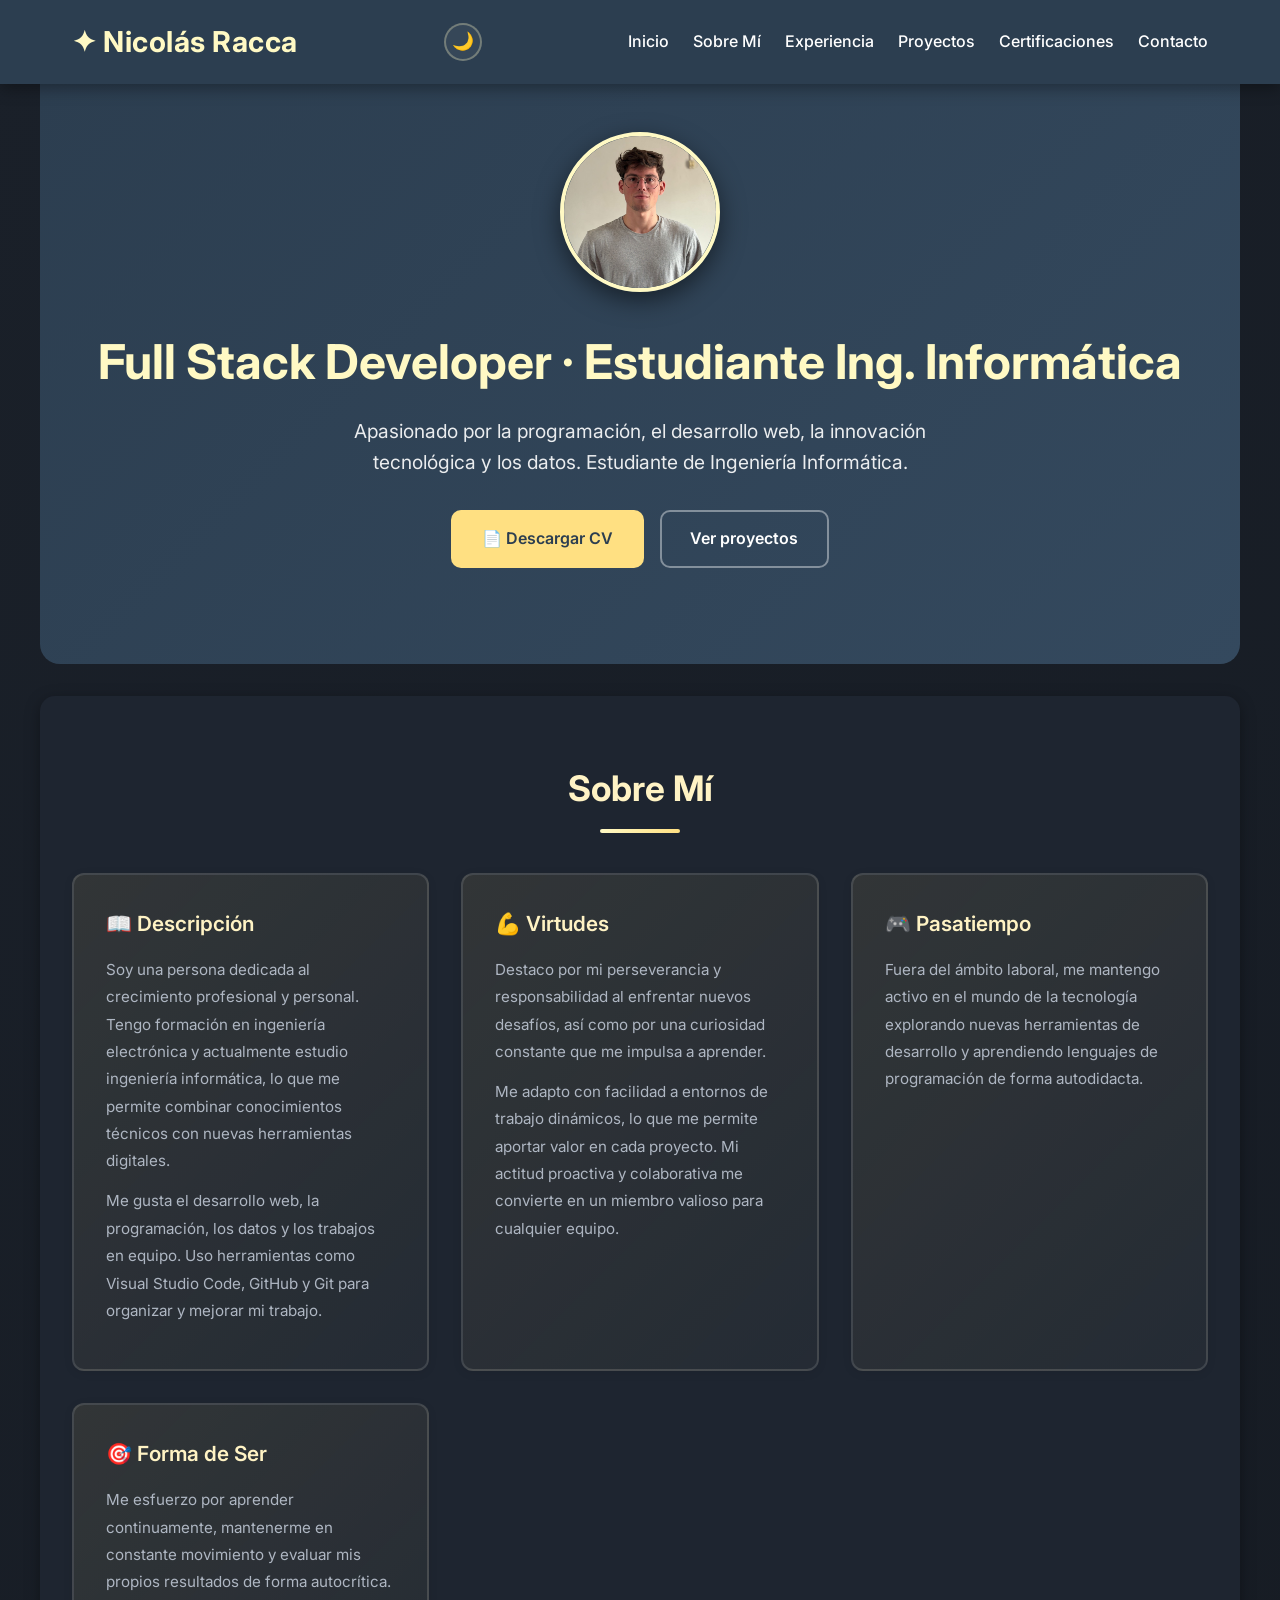
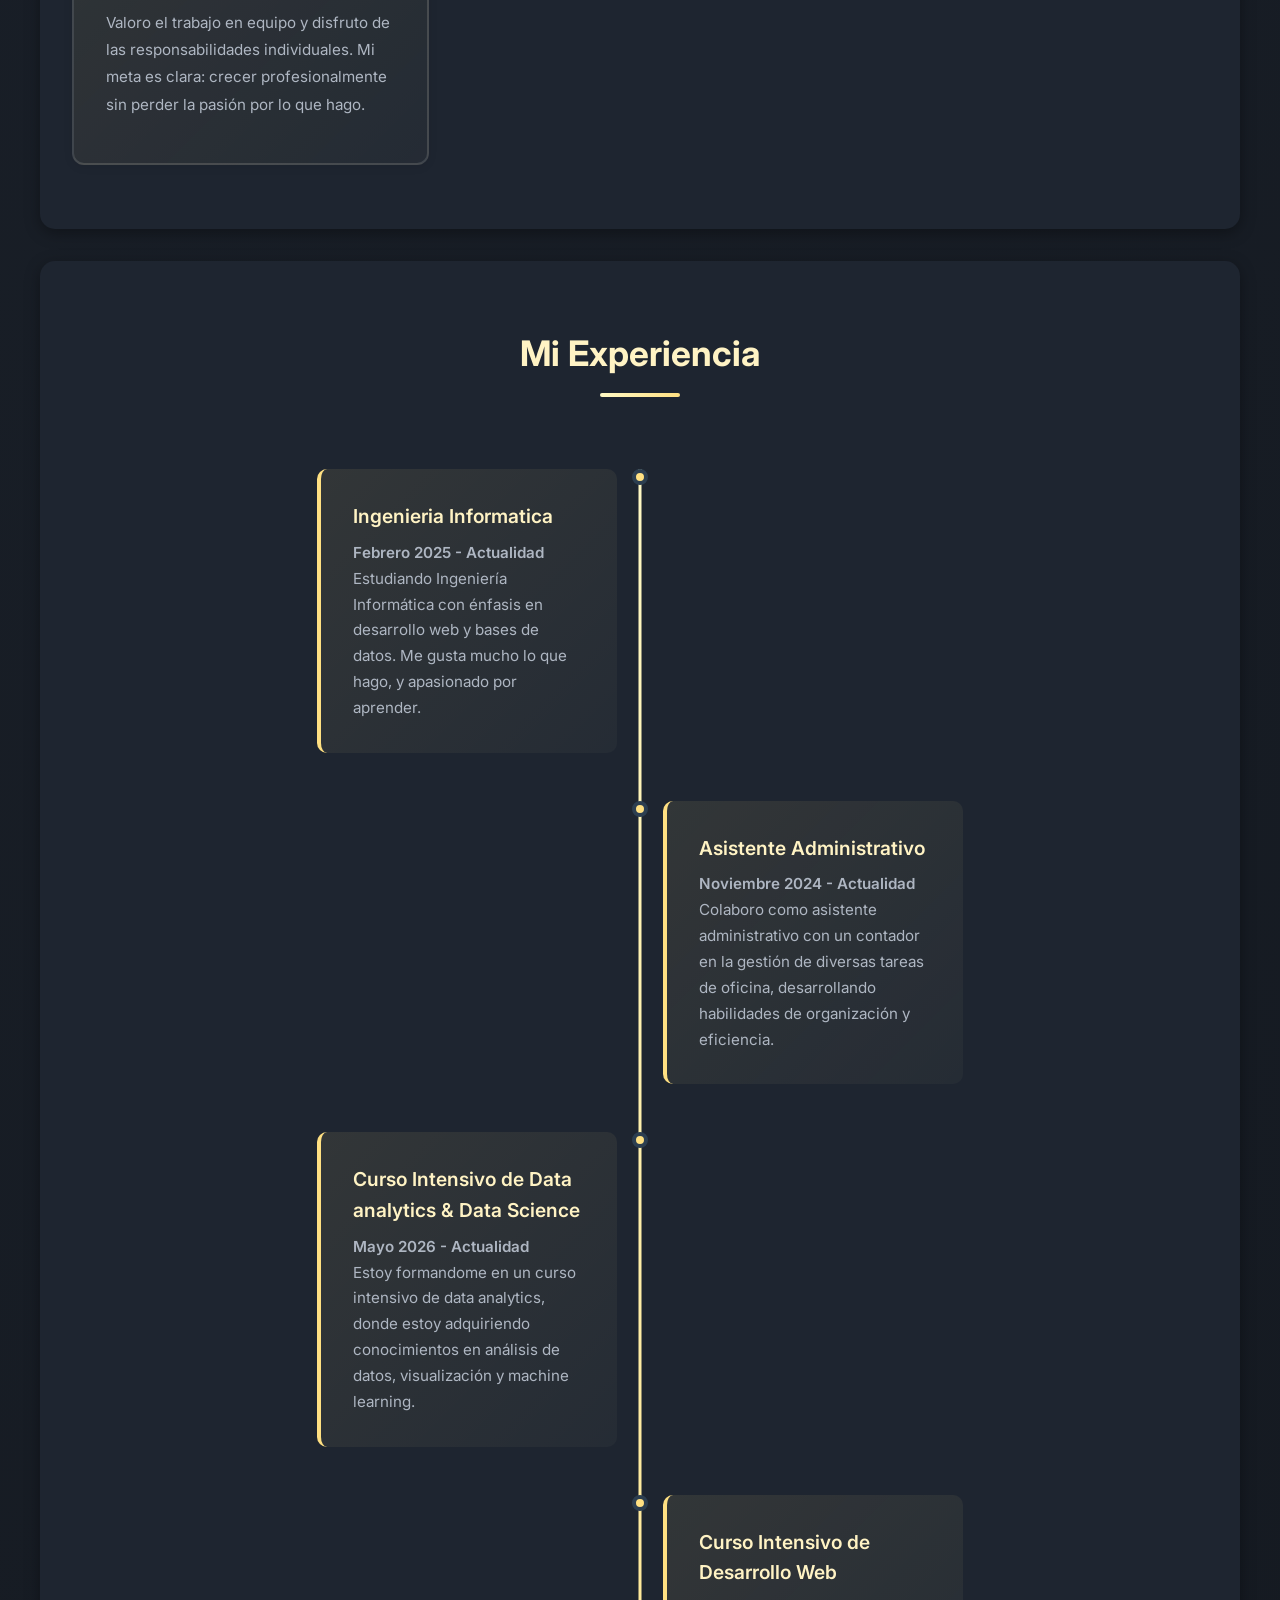
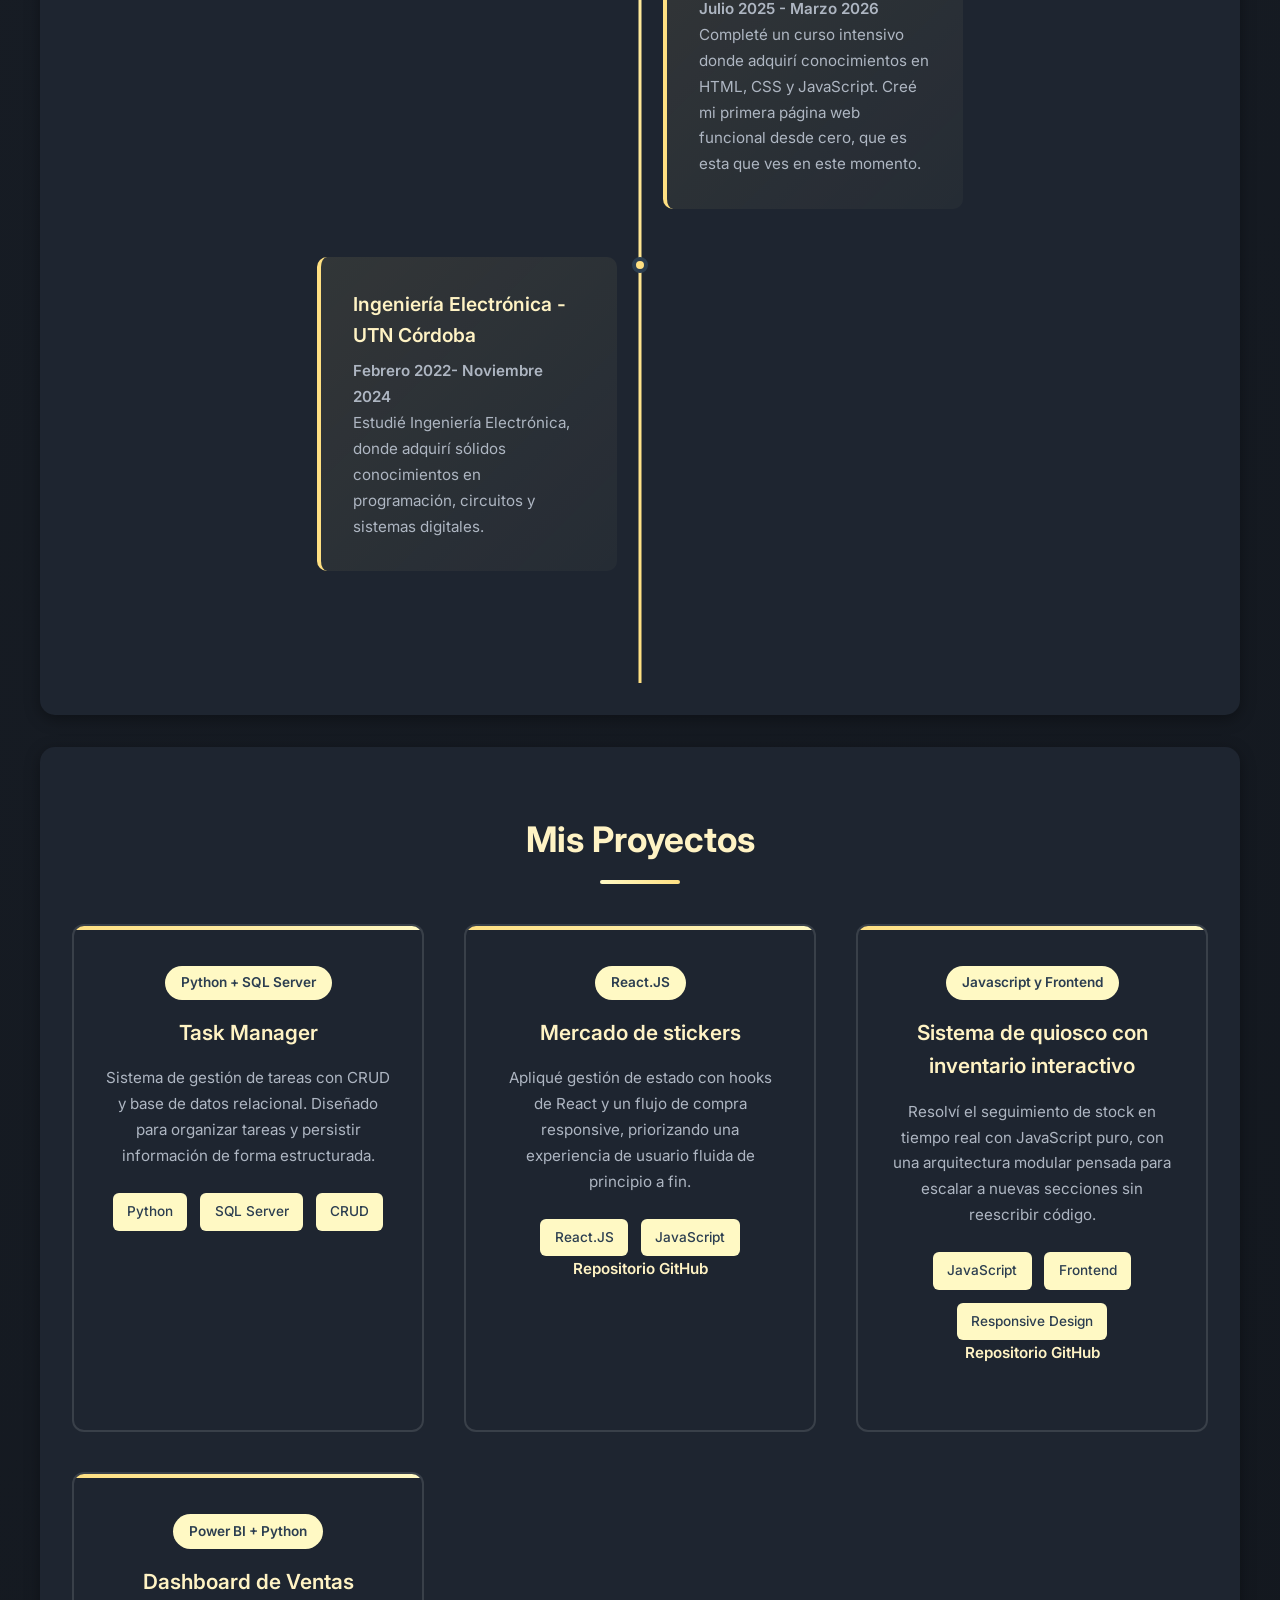
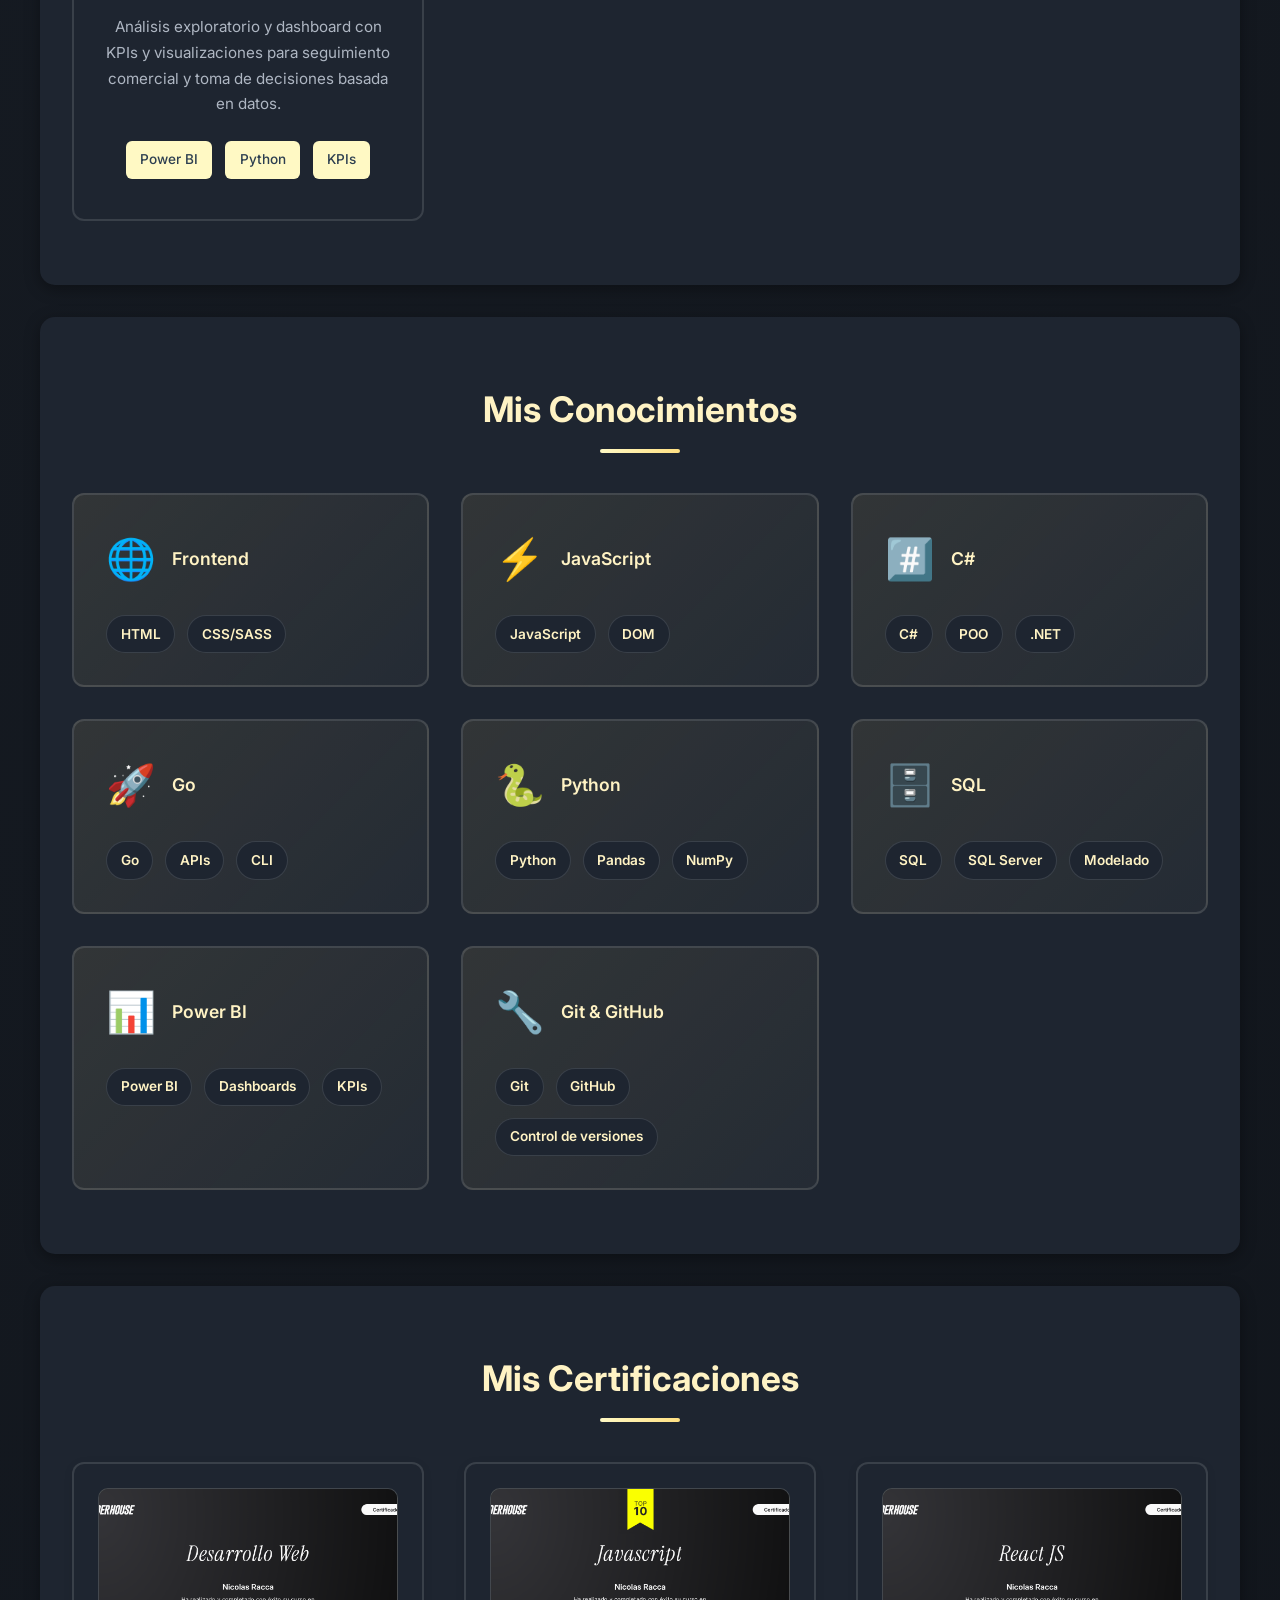
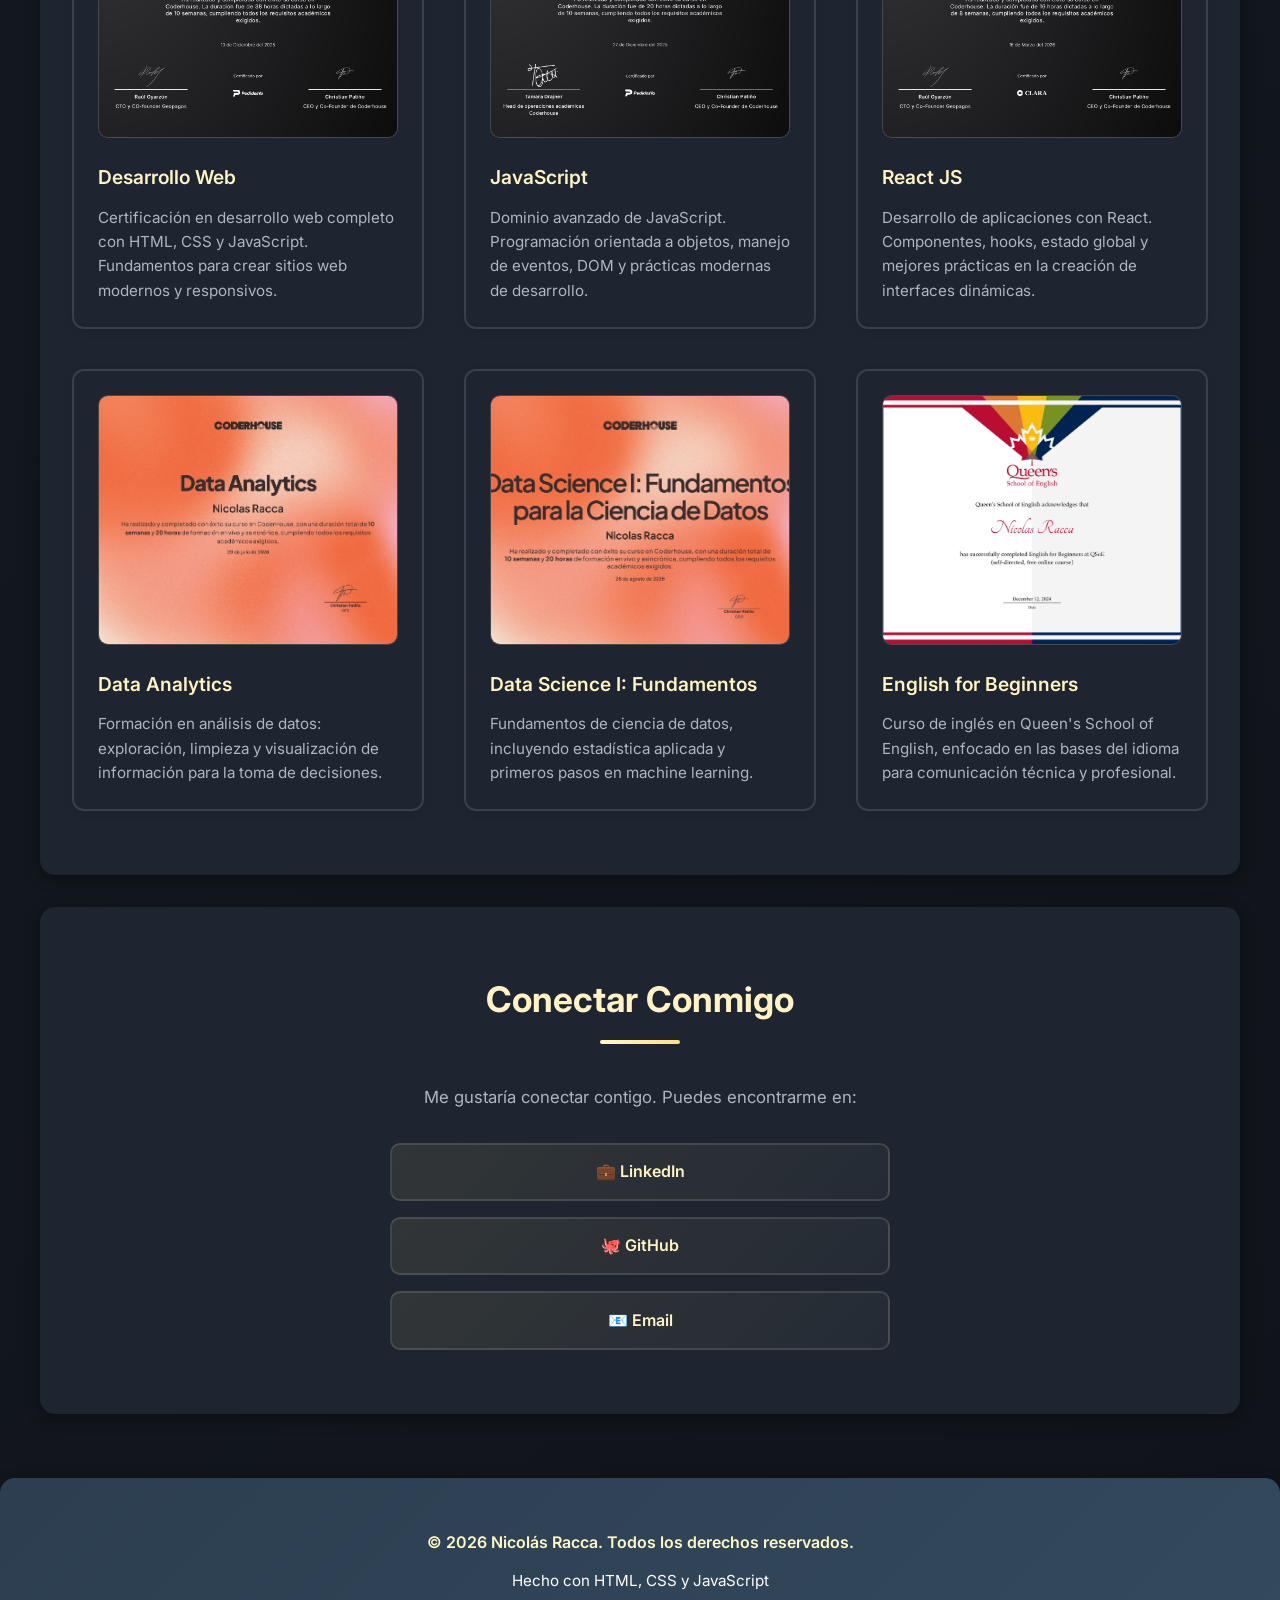
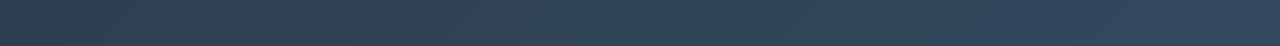
<file: index.html>
<!DOCTYPE html>
<html lang="es">

<head>
  <meta charset="utf-8">
  <meta name="viewport" content="width=device-width, initial-scale=1">
  <script>
    (function () {
      try {
        if (localStorage.getItem('theme') === 'light') {
          document.documentElement.setAttribute('data-theme', 'light');
        }
      } catch (e) { }
    })();
  </script>

  <title>Full Stack Developer · Estudiante Ing. Informática</title>
  <meta name="description"
    content="Soy Nicolás Racca: Full Stack Developer y estudiante de Ingeniería Informática. Proyectos en HTML, CSS, JavaScript, Python, SQL y más.">

  <meta property="og:title" content="Full Stack Developer · Estudiante Ing. Informática">
  <meta property="og:description"
    content="Full Stack Developer y estudiante de Ingeniería Informática. Proyectos en HTML, CSS, JavaScript, Python, SQL y más.">
  <meta property="og:type" content="website">
  <meta property="og:url" content="https://nikittoo.github.io/portafolio/">
  <meta property="og:image" content="https://nikittoo.github.io/portafolio/ph/og-image.jpg">
  <meta property="og:image:width" content="1200">
  <meta property="og:image:height" content="630">

  <meta name="twitter:card" content="summary_large_image">
  <meta name="twitter:title" content="Full Stack Developer · Estudiante Ing. Informática">
  <meta name="twitter:description"
    content="Full Stack Developer y estudiante de Ingeniería Informática. Proyectos en HTML, CSS, JavaScript, Python, SQL y más.">
  <meta name="twitter:image" content="https://nikittoo.github.io/portafolio/ph/og-image.jpg">

  <meta name="robots" content="index, follow">

  <link rel="icon" type="image/svg+xml" href="ph/favicon.svg">
  <link rel="icon" type="image/png" sizes="32x32" href="ph/favicon-32.png">
  <link rel="apple-touch-icon" sizes="180x180" href="ph/apple-touch-icon.png">

  <link rel="stylesheet" href="css/main.css">
  <link href="https://fonts.googleapis.com/css2?family=Inter:wght@300;400;500;600;700&display=swap" rel="stylesheet">
</head>

<body>
  <!-- HEADER/NAVEGACIÓN -->
  <header class="header">
    <nav class="navbar">
      <div class="navbar-brand">
        <h1>✦ Nicolás Racca</h1>
      </div>

      <div class="navbar-actions">
        <button class="theme-toggle" id="theme-toggle" aria-label="Cambiar a modo claro" type="button">🌙</button>

        <button class="hamburger" id="hamburger-menu">
          <span></span>
          <span></span>
          <span></span>
        </button>
      </div>

      <ul class="navbar-links" id="navbar-menu">
        <li><a href="#inicio">Inicio</a></li>
        <li><a href="#sobre-mi">Sobre Mí</a></li>
        <li><a href="#experiencia">Experiencia</a></li>
        <li><a href="#proyectos">Proyectos</a></li>
        <li><a href="#certificaciones">Certificaciones</a></li>
        <li><a href="#contacto">Contacto</a></li>
      </ul>
    </nav>
  </header>

  <main>
    <section id="inicio" class="hero">
      <div class="hero-content">
        <img src="ph/FotoPerfil1.jpg" alt="Foto de perfil de Nicolás Racca" class="hero-avatar">
        <h2>Full Stack Developer · Estudiante Ing. Informática</h2>
        <p>Apasionado por la programación, el desarrollo web, la innovación tecnológica y los datos. Estudiante de
          Ingeniería Informática.</p>

        <div class="hero-buttons">
          <a href="cv/CV_NicolasRacca.pdf" download class="btn btn-primary">📄 Descargar CV</a>
          <a href="#proyectos" class="btn btn-secondary">Ver proyectos</a>
        </div>
      </div>
    </section>

    <!-- SECCIÓN SOBRE MÍ -->
    <section id="sobre-mi" class="section">
      <h2 class="section-title">Sobre Mí</h2>

      <div class="cards-grid">
        <div class="card">
          <h3>📖 Descripción</h3>
          <p>Soy una persona dedicada al crecimiento profesional y personal. Tengo formación en ingeniería electrónica y
            actualmente estudio ingeniería informática, lo que me permite combinar conocimientos técnicos con nuevas
            herramientas digitales.</p>
          <p>Me gusta el desarrollo web, la programación, los datos y los trabajos en equipo. Uso herramientas como
            Visual Studio Code, GitHub y Git para organizar y mejorar mi trabajo.</p>
        </div>

        <div class="card">
          <h3>💪 Virtudes</h3>
          <p>Destaco por mi perseverancia y responsabilidad al enfrentar nuevos desafíos, así como por una curiosidad
            constante que me impulsa a aprender.</p>
          <p>Me adapto con facilidad a entornos de trabajo dinámicos, lo que me permite aportar valor en cada proyecto.
            Mi actitud proactiva y colaborativa me convierte en un miembro valioso para cualquier equipo.</p>
        </div>

        <div class="card">
          <h3>🎮 Pasatiempo</h3>
          <p>Fuera del ámbito laboral, me mantengo activo en el mundo de la tecnología explorando nuevas herramientas de
            desarrollo y aprendiendo lenguajes de programación de forma autodidacta.</p>
        </div>

        <div class="card">
          <h3>🎯 Forma de Ser</h3>
          <p>Me esfuerzo por aprender continuamente, mantenerme en constante movimiento y evaluar mis propios resultados
            de forma autocrítica.</p>
          <p>Valoro el trabajo en equipo y disfruto de las responsabilidades individuales. Mi meta es clara: crecer
            profesionalmente sin perder la pasión por lo que hago.</p>
        </div>
      </div>
    </section>

    <!-- SECCIÓN EXPERIENCIA -->
    <section id="experiencia" class="section">
      <h2 class="section-title">Mi Experiencia</h2>

      <div class="timeline">
        <div class="timeline-item">
          <div class="timeline-marker"></div>
          <div class="timeline-content">
            <h3>Ingenieria Informatica</h3>
            <p class="timeline-date">Febrero 2025 - Actualidad</p>
            <p>Estudiando Ingeniería Informática con énfasis en desarrollo web y bases de datos. Me gusta mucho lo que hago, y apasionado por aprender.</p>
          </div>
        </div>

        <div class="timeline-item">
          <div class="timeline-marker"></div>
          <div class="timeline-content">
            <h3>Asistente Administrativo</h3>
            <p class="timeline-date">Noviembre 2024 - Actualidad</p>
            <p>Colaboro como asistente administrativo con un contador en la gestión de diversas tareas de oficina,
              desarrollando habilidades de organización y eficiencia.</p>
          </div>
        </div>

        <div class="timeline-item">
          <div class="timeline-marker"></div>
          <div class="timeline-content">
            <h3>Curso Intensivo de Data analytics & Data Science</h3>
            <p class="timeline-date">Mayo 2026 - Actualidad</p>
            <p>Estoy formandome en un curso intensivo de data analytics, donde estoy adquiriendo conocimientos en
              análisis de datos, visualización y machine learning.</p>
          </div>
        </div>

        <div class="timeline-item">
          <div class="timeline-marker"></div>
          <div class="timeline-content">
            <h3>Curso Intensivo de Desarrollo Web</h3>
            <p class="timeline-date">Julio 2025 - Marzo 2026</p>
            <p>Completé un curso intensivo donde adquirí conocimientos en HTML, CSS y JavaScript. Creé mi primera página
              web funcional desde cero, que es esta que ves en este momento.</p>
          </div>
        </div>

        <div class="timeline-item">
          <div class="timeline-marker"></div>
          <div class="timeline-content">
            <h3>Ingeniería Electrónica - UTN Córdoba</h3>
            <p class="timeline-date">Febrero 2022- Noviembre 2024</p>
            <p>Estudié Ingeniería Electrónica, donde adquirí sólidos conocimientos en programación, circuitos y sistemas
              digitales.</p>
          </div>
        </div>
      </div>
    </section>

    <!-- SECCIÓN PROYECTOS -->
    <section id="proyectos" class="section">
      <h2 class="section-title">Mis Proyectos</h2>

      <div class="projects-grid">
        <div class="project-card">
          <div class="project-tag">Python + SQL Server</div>
          <h3>Task Manager</h3>
          <p>Sistema de gestión de tareas con CRUD y base de datos relacional. Diseñado para organizar tareas y
            persistir información de forma estructurada.</p>
          <div class="project-tech">
            <span class="tech-badge">Python</span>
            <span class="tech-badge">SQL Server</span>
            <span class="tech-badge">CRUD</span>
          </div>
        </div>

        <div class="project-card">
          <div class="project-tag">React.JS</div>
          <h3>Mercado de stickers</h3>
          <p>Apliqué gestión de estado con hooks de React y un flujo de compra responsive, priorizando una
            experiencia de usuario fluida de principio a fin.</p>
          <div class="project-tech">
            <span class="tech-badge">React.JS</span>
            <span class="tech-badge">JavaScript</span>
          </div>
          <p><a href="https://github.com/nikittoo/curso-react.git" target="_blank" rel="noopener noreferrer">Repositorio
              GitHub</a></p>
        </div>

        <div class="project-card">
          <div class="project-tag">Javascript y Frontend</div>
          <h3>Sistema de quiosco con inventario interactivo</h3>
          <p>Resolví el seguimiento de stock en tiempo real con JavaScript puro, con una arquitectura modular
            pensada para escalar a nuevas secciones sin reescribir código.</p>
          <div class="project-tech">
            <span class="tech-badge">JavaScript</span>
            <span class="tech-badge">Frontend</span>
            <span class="tech-badge">Responsive Design</span>
          </div>
          <p><a href="https://github.com/nikittoo/curso-javascript.git" target="_blank"
              rel="noopener noreferrer">Repositorio GitHub</a></p>
        </div>

        <div class="project-card">
          <div class="project-tag">Power BI + Python</div>
          <h3>Dashboard de Ventas</h3>
          <p>Análisis exploratorio y dashboard con KPIs y visualizaciones para seguimiento comercial y toma de
            decisiones basada en datos.</p>
          <div class="project-tech">
            <span class="tech-badge">Power BI</span>
            <span class="tech-badge">Python</span>
            <span class="tech-badge">KPIs</span>
          </div>
        </div>
      </div>
    </section>

    <!-- SECCIÓN CONOCIMIENTOS -->
    <section id="conocimientos" class="section">
      <h2 class="section-title">Mis Conocimientos</h2>

      <div class="skills-container">
        <div class="skill-item">
          <div class="skill-header">
            <span class="skill-icon">🌐</span>
            <h4>Frontend</h4>
          </div>
          <div class="skill-tags">
            <span class="skill-tag">HTML</span>
            <span class="skill-tag">CSS/SASS</span>
          </div>
        </div>

        <div class="skill-item">
          <div class="skill-header">
            <span class="skill-icon">⚡</span>
            <h4>JavaScript</h4>
          </div>
          <div class="skill-tags">
            <span class="skill-tag">JavaScript</span>
            <span class="skill-tag">DOM</span>
          </div>
        </div>

        <div class="skill-item">
          <div class="skill-header">
            <span class="skill-icon">#️⃣</span>
            <h4>C#</h4>
          </div>
          <div class="skill-tags">
            <span class="skill-tag">C#</span>
            <span class="skill-tag">POO</span>
            <span class="skill-tag">.NET</span>
          </div>
        </div>

        <div class="skill-item">
          <div class="skill-header">
            <span class="skill-icon">🚀</span>
            <h4>Go</h4>
          </div>
          <div class="skill-tags">
            <span class="skill-tag">Go</span>
            <span class="skill-tag">APIs</span>
            <span class="skill-tag">CLI</span>
          </div>
        </div>

        <div class="skill-item">
          <div class="skill-header">
            <span class="skill-icon">🐍</span>
            <h4>Python</h4>
          </div>
          <div class="skill-tags">
            <span class="skill-tag">Python</span>
            <span class="skill-tag">Pandas</span>
            <span class="skill-tag">NumPy</span>
          </div>
        </div>

        <div class="skill-item">
          <div class="skill-header">
            <span class="skill-icon">🗄️</span>
            <h4>SQL</h4>
          </div>
          <div class="skill-tags">
            <span class="skill-tag">SQL</span>
            <span class="skill-tag">SQL Server</span>
            <span class="skill-tag">Modelado</span>
          </div>
        </div>

        <div class="skill-item">
          <div class="skill-header">
            <span class="skill-icon">📊</span>
            <h4>Power BI</h4>
          </div>
          <div class="skill-tags">
            <span class="skill-tag">Power BI</span>
            <span class="skill-tag">Dashboards</span>
            <span class="skill-tag">KPIs</span>
          </div>
        </div>

        <div class="skill-item">
          <div class="skill-header">
            <span class="skill-icon">🔧</span>
            <h4>Git & GitHub</h4>
          </div>
          <div class="skill-tags">
            <span class="skill-tag">Git</span>
            <span class="skill-tag">GitHub</span>
            <span class="skill-tag">Control de versiones</span>
          </div>
        </div>
      </div>
    </section>

    <!-- SECCIÓN CERTIFICACIONES -->
    <section id="certificaciones" class="section">
      <h2 class="section-title">Mis Certificaciones</h2>

      <div class="certifications-grid">
        <div class="certification-card">
          <div class="cert-image-container">
            <img src="ph/DesarrolloWeb.jpg" alt="Certificado Desarrollo Web" class="cert-image">
          </div>
          <h3>Desarrollo Web</h3>
          <p>Certificación en desarrollo web completo con HTML, CSS y JavaScript. Fundamentos para crear sitios web
            modernos y responsivos.</p>
        </div>

        <div class="certification-card">
          <div class="cert-image-container">
            <img src="ph/Javascript.jpg" alt="Certificado JavaScript" class="cert-image">
          </div>
          <h3>JavaScript</h3>
          <p>Dominio avanzado de JavaScript. Programación orientada a objetos, manejo de eventos, DOM y prácticas
            modernas de desarrollo.</p>
        </div>

        <div class="certification-card">
          <div class="cert-image-container">
            <img src="ph/ReactJs.jpg" alt="Certificado React JS" class="cert-image">
          </div>
          <h3>React JS</h3>
          <p>Desarrollo de aplicaciones con React. Componentes, hooks, estado global y mejores prácticas en la creación
            de interfaces dinámicas.</p>
        </div>

        <div class="certification-card">
          <div class="cert-image-container">
            <img src="ph/DataAnalytics.jpg" alt="Certificado Data Analytics" class="cert-image">
          </div>
          <h3>Data Analytics</h3>
          <p>Formación en análisis de datos: exploración, limpieza y visualización de información para la toma de
            decisiones.</p>
        </div>

        <div class="certification-card">
          <div class="cert-image-container">
            <img src="ph/DataScience1.jpg" alt="Certificado Data Science I: Fundamentos para la Ciencia de Datos" class="cert-image">
          </div>
          <h3>Data Science I: Fundamentos</h3>
          <p>Fundamentos de ciencia de datos, incluyendo estadística aplicada y primeros pasos en machine learning.</p>
        </div>

        <div class="certification-card">
          <div class="cert-image-container">
            <img src="ph/Ingles.jpg" alt="Certificado English for Beginners - Queen's School of English" class="cert-image">
          </div>
          <h3>English for Beginners</h3>
          <p>Curso de inglés en Queen's School of English, enfocado en las bases del idioma para comunicación
            técnica y profesional.</p>
        </div>
      </div>
    </section>

    <!-- SECCIÓN CONTACTO -->
    <section id="contacto" class="section">
      <h2 class="section-title">Conectar Conmigo</h2>

      <div class="contact-container">
        <p>Me gustaría conectar contigo. Puedes encontrarme en:</p>

        <div class="contact-links">
          <a href="https://ar.linkedin.com/in/nicolas-racca-45ba022a3" target="_blank" rel="noopener noreferrer" class="contact-btn">
            💼 LinkedIn
          </a>
          <a href="https://github.com/nikittoo" target="_blank" rel="noopener noreferrer" class="contact-btn">
            🐙 GitHub
          </a>
          <a href="mailto:raccanico03@gmail.com" class="contact-btn">
            📧 Email
          </a>
        </div>
      </div>
    </section>
  </main>

  <!-- FOOTER -->
  <footer class="footer">
    <p>&copy; 2026 Nicolás Racca. Todos los derechos reservados.</p>
    <p>Hecho con HTML, CSS y JavaScript</p>
  </footer>

  <script src="js/search.js"></script>
</body>

</html>
</file>
<file: css/main.css>
@charset "UTF-8";

/* ===== VARIABLES CSS ===== */
:root {
  /* Brand colors - constant across themes (header, hero, footer, badges) */
  --primary-pastel: #FFF9C4;
  --primary-dark: #2C3E50;
  --accent-light: #FFE082;
  --hover-light: #FFF59D;
  --transition: all 0.3s ease;

  /* Dark theme (default) */
  --bg-page: linear-gradient(135deg, #1A2029 0%, #10141A 100%);
  --bg-surface: #1E2530;
  --bg-surface-soft: linear-gradient(135deg, rgba(255, 224, 130, 0.09) 0%, rgba(255, 249, 196, 0.03) 100%);
  --bg-surface-soft-hover: linear-gradient(135deg, rgba(255, 224, 130, 0.16) 0%, rgba(255, 249, 196, 0.06) 100%);
  --heading-color: #FFF3C4;
  --text-dark: #F1F3F5;
  --text-light: #AEB6C2;
  --border-color: rgba(255, 255, 255, 0.12);
  --shadow: 0 4px 15px rgba(0, 0, 0, 0.35);
  --shadow-hover: 0 8px 25px rgba(0, 0, 0, 0.5);
}

/* Light theme */
:root[data-theme="light"] {
  --bg-page: linear-gradient(135deg, #FFF9C4 0%, #F5F5F5 100%);
  --bg-surface: #FFFFFF;
  --bg-surface-soft: linear-gradient(135deg, var(--primary-pastel) 0%, rgba(255, 249, 196, 0.5) 100%);
  --bg-surface-soft-hover: linear-gradient(135deg, var(--hover-light) 0%, var(--primary-pastel) 100%);
  --heading-color: var(--primary-dark);
  --text-dark: #1A1A1A;
  --text-light: #555555;
  --border-color: #E0E0E0;
  --shadow: 0 4px 15px rgba(44, 62, 80, 0.1);
  --shadow-hover: 0 8px 25px rgba(44, 62, 80, 0.15);
}

/* ===== RESET ===== */
* {
  margin: 0;
  padding: 0;
  box-sizing: border-box;
}

html {
  scroll-behavior: smooth;
}

body {
  font-family: "Inter", -apple-system, BlinkMacSystemFont, "Segoe UI", sans-serif;
  background: var(--bg-page);
  color: var(--text-dark);
  line-height: 1.6;
  padding-top: var(--header-height, 90px);
  transition: background 0.3s ease, color 0.3s ease;
}

/* ===== HEADER / NAVBAR ===== */
.header {
  background-color: var(--primary-dark);
  color: white;
  padding: 1.2rem 0;
  position: fixed;
  top: 0;
  width: 100%;
  z-index: 100;
  box-shadow: var(--shadow);
  transition: transform 0.3s ease;
}

.header.hide {
  transform: translateY(-100%);
}

.navbar {
  max-width: 1200px;
  margin: 0 auto;
  display: flex;
  align-items: center;
  justify-content: space-between;
  gap: 2rem;
  padding: 0 2rem;
  position: relative;
}

.navbar-brand h1 {
  font-size: 1.8rem;
  font-weight: 700;
  color: var(--primary-pastel);
  letter-spacing: 0.5px;
}

/* ===== NAVBAR ACTIONS (theme toggle + hamburger) ===== */
.navbar-actions {
  display: flex;
  align-items: center;
  gap: 1rem;
}

.theme-toggle {
  display: flex;
  align-items: center;
  justify-content: center;
  width: 38px;
  height: 38px;
  border-radius: 50%;
  border: 2px solid rgba(255, 249, 196, 0.3);
  background: rgba(255, 255, 255, 0.05);
  font-size: 1.1rem;
  line-height: 1;
  cursor: pointer;
  transition: var(--transition);
}

.theme-toggle:hover {
  border-color: var(--accent-light);
  background: rgba(255, 224, 130, 0.15);
  transform: scale(1.08);
}

/* ===== HAMBURGER MENU ===== */
.hamburger {
  display: none;
  flex-direction: column;
  background: none;
  border: none;
  cursor: pointer;
  padding: 0;
  gap: 0.4rem;
}

.hamburger span {
  width: 25px;
  height: 3px;
  background-color: var(--primary-pastel);
  border-radius: 2px;
  transition: var(--transition);
}

.hamburger.active span:nth-child(1) {
  transform: rotate(45deg) translate(8px, 8px);
}

.hamburger.active span:nth-child(2) {
  opacity: 0;
}

.hamburger.active span:nth-child(3) {
  transform: rotate(-45deg) translate(7px, -7px);
}

.navbar-links {
  display: flex;
  list-style: none;
  gap: 1.5rem;
}

.navbar-links a {
  color: white;
  text-decoration: none;
  font-weight: 500;
  transition: var(--transition);
  padding-bottom: 0.3rem;
  border-bottom: 2px solid transparent;
}

.navbar-links a:hover {
  color: var(--accent-light);
  border-bottom-color: var(--accent-light);
}

/* ===== MAIN CONTENT ===== */
main {
  max-width: 1200px;
  margin: 0 auto;
  margin-top: 0;
}

/* ===== HERO SECTION ===== */
.hero {
  background: linear-gradient(135deg, var(--primary-dark), #34495E);
  color: white;
  padding: 3rem 2rem 6rem;
  text-align: center;
  border-radius: 0 0 20px 20px;
}

.hero-avatar {
  width: 160px;
  height: 160px;
  border-radius: 50%;
  object-fit: cover;
  object-position: top center;
  border: 4px solid var(--primary-pastel);
  box-shadow: var(--shadow-hover);
  margin-bottom: 1.5rem;
}

.hero-content h2 {
  font-size: 3rem;
  margin-bottom: 1rem;
  font-weight: 700;
  color: var(--primary-pastel);
}

.hero-content p {
  font-size: 1.2rem;
  margin-bottom: 2rem;
  color: rgba(255, 255, 255, 0.9);
  max-width: 600px;
  margin-left: auto;
  margin-right: auto;
}

.hero-buttons {
  display: flex;
  gap: 1rem;
  justify-content: center;
  flex-wrap: wrap;
}

/* ===== SECTIONS ===== */
.section {
  padding: 4rem 2rem;
  background: var(--bg-surface);
  margin: 2rem 0;
  border-radius: 15px;
  box-shadow: var(--shadow);
  transition: background 0.3s ease;
}

.section-title {
  font-size: 2.2rem;
  color: var(--heading-color);
  margin-bottom: 2.5rem;
  text-align: center;
  font-weight: 700;
  position: relative;
  padding-bottom: 1rem;
}

.section-title::after {
  content: '';
  position: absolute;
  bottom: 0;
  left: 50%;
  transform: translateX(-50%);
  width: 80px;
  height: 4px;
  background: linear-gradient(90deg, var(--primary-pastel), var(--accent-light));
  border-radius: 2px;
}

/* ===== CARDS GRID ===== */
.cards-grid {
  display: grid;
  grid-template-columns: repeat(auto-fit, minmax(280px, 1fr));
  gap: 2rem;
  margin-top: 2rem;
}

.card {
  background: var(--bg-surface-soft);
  padding: 2rem;
  border-radius: 12px;
  border: 2px solid var(--border-color);
  transition: var(--transition);
  cursor: pointer;
  box-shadow: 0 2px 10px rgba(0, 0, 0, 0.08);
}

.card:hover {
  transform: translateY(-8px);
  box-shadow: var(--shadow-hover);
  border-color: var(--accent-light);
  background: var(--bg-surface-soft-hover);
}

.card h3 {
  font-size: 1.3rem;
  color: var(--heading-color);
  margin-bottom: 1rem;
  font-weight: 600;
}

.card p {
  color: var(--text-light);
  line-height: 1.8;
  margin-bottom: 0.8rem;
  font-size: 0.95rem;
}

/* ===== TIMELINE ===== */
.timeline {
  position: relative;
  padding: 2rem 0;
}

.timeline::before {
  content: '';
  position: absolute;
  left: 50%;
  transform: translateX(-50%);
  width: 3px;
  height: 100%;
  background: linear-gradient(180deg, var(--primary-pastel), var(--accent-light));
}

.timeline-item {
  margin-bottom: 3rem;
  position: relative;
  display: flex;
  align-items: flex-start;
}

.timeline-item:nth-child(odd) {
  flex-direction: row;
  justify-content: flex-end;
  padding-right: 52%;
}

.timeline-item:nth-child(even) {
  flex-direction: row-reverse;
  justify-content: flex-end;
  padding-left: 52%;
}

.timeline-marker {
  width: 16px;
  height: 16px;
  background: var(--accent-light);
  border: 4px solid var(--primary-dark);
  border-radius: 50%;
  position: absolute;
  left: 50%;
  transform: translateX(-50%);
  z-index: 1;
  transition: var(--transition);
}

.timeline-item:hover .timeline-marker {
  width: 20px;
  height: 20px;
  box-shadow: 0 0 15px rgba(255, 224, 130, 0.5);
}

.timeline-content {
  background: var(--bg-surface-soft);
  padding: 2rem;
  border-radius: 10px;
  width: 55%;
  border-left: 4px solid var(--accent-light);
  transition: var(--transition);
}

.timeline-content:hover {
  box-shadow: var(--shadow);
  transform: translateX(5px);
}

.timeline-content h3 {
  color: var(--heading-color);
  font-size: 1.2rem;
  font-weight: 600;
  margin-bottom: 0.5rem;
}

.timeline-date {
  color: var(--accent-light);
  font-size: 0.9rem;
  font-weight: 600;
  margin-bottom: 0.8rem;
}

.timeline-content p {
  color: var(--text-light);
  font-size: 0.95rem;
  line-height: 1.7;
  margin: 0;
}







/* ===== PROJECTS GRID ===== */
.projects-grid {
  display: grid;
  grid-template-columns: repeat(auto-fit, minmax(300px, 1fr));
  gap: 2.5rem;
  margin-top: 2rem;
}

.project-card {
  background: var(--bg-surface);
  border: 2px solid var(--border-color);
  border-radius: 12px;
  padding: 2.5rem 2rem;
  transition: var(--transition);
  position: relative;
  overflow: hidden;
  text-align: center;
  display: flex;
  flex-direction: column;
  align-items: center;
}

.project-card::before {
  content: '';
  position: absolute;
  top: 0;
  left: 0;
  right: 0;
  height: 4px;
  background: linear-gradient(90deg, var(--accent-light), var(--primary-pastel));
}

.project-card:hover {
  border-color: var(--accent-light);
  box-shadow: var(--shadow-hover);
  transform: translateY(-8px);
}

.project-icon {
  font-size: 3.5rem;
  margin-bottom: 1rem;
  transition: var(--transition);
}

.project-card:hover .project-icon {
  transform: scale(1.2) rotate(5deg);
}

.project-tag {
  display: inline-block;
  background: var(--primary-pastel);
  color: var(--primary-dark);
  padding: 0.4rem 1rem;
  border-radius: 20px;
  font-size: 0.85rem;
  font-weight: 600;
  margin-bottom: 1rem;
}

.project-card h3 {
  color: var(--heading-color);
  font-size: 1.3rem;
  margin-bottom: 1rem;
  font-weight: 600;
}

.project-card p {
  color: var(--text-light);
  margin-bottom: 1.5rem;
  line-height: 1.7;
  font-size: 0.95rem;
}

.project-card a {
  color: var(--heading-color);
  text-decoration: none;
  font-weight: 600;
}

.project-card a:hover {
  color: var(--accent-light);
}

.project-tech {
  display: flex;
  flex-wrap: wrap;
  gap: 0.8rem;
  justify-content: center;
}

.tech-badge {
  background: var(--primary-pastel);
  color: var(--primary-dark);
  padding: 0.5rem 0.9rem;
  border-radius: 6px;
  font-size: 0.85rem;
  font-weight: 500;
  transition: var(--transition);
}

.project-card:hover .tech-badge {
  background: var(--hover-light);
  transform: scale(1.05);
}

/* ===== SKILLS ===== */
.skills-container {
  display: grid;
  grid-template-columns: repeat(auto-fit, minmax(280px, 1fr));
  gap: 2rem;
  margin-top: 2rem;
}

.skill-item {
  background: var(--bg-surface-soft);
  padding: 2rem;
  border-radius: 12px;
  border: 2px solid var(--border-color);
  transition: var(--transition);
}

.skill-item:hover {
  border-color: var(--accent-light);
  box-shadow: var(--shadow-hover);
  transform: translateY(-5px);
}

.skill-header {
  display: flex;
  align-items: center;
  gap: 1rem;
  margin-bottom: 1.5rem;
}

.skill-icon {
  font-size: 2.5rem;
  transition: var(--transition);
}

.skill-item:hover .skill-icon {
  transform: scale(1.15);
}

.skill-item h4 {
  color: var(--heading-color);
  font-size: 1.1rem;
  font-weight: 600;
  margin: 0;
}

.skill-tags {
  display: flex;
  flex-wrap: wrap;
  gap: 0.75rem;
}

.skill-tag {
  background: var(--bg-surface);
  color: var(--heading-color);
  border: 1px solid var(--border-color);
  padding: 0.45rem 0.85rem;
  border-radius: 999px;
  font-size: 0.85rem;
  font-weight: 600;
  transition: var(--transition);
}

.skill-item:hover .skill-tag {
  background: var(--bg-surface-soft-hover);
  border-color: var(--accent-light);
}

/* ===== FOOTER ===== */
.footer {
  background: linear-gradient(135deg, var(--primary-dark), #34495E);
  color: white;
  text-align: center;
  padding: 2.5rem;
  margin-top: 4rem;
  border-radius: 15px 15px 0 0;
  box-shadow: var(--shadow);
}

.footer p {
  margin: 0.8rem 0;
  font-size: 0.95rem;
}

.footer p:first-child {
  font-weight: 600;
  color: var(--primary-pastel);
  font-size: 1rem;
}

/* ===== CERTIFICATIONS SECTION ===== */
.certifications-grid {
  display: grid;
  grid-template-columns: repeat(auto-fit, minmax(300px, 1fr));
  gap: 2.5rem;
  margin-top: 2rem;
}

.certification-card {
  background: var(--bg-surface);
  border: 2px solid var(--border-color);
  border-radius: 12px;
  padding: 1.5rem;
  transition: var(--transition);
  overflow: hidden;
  box-shadow: 0 2px 10px rgba(0, 0, 0, 0.08);
}

.certification-card:hover {
  border-color: var(--accent-light);
  box-shadow: var(--shadow-hover);
  transform: translateY(-8px);
}

.cert-image-container {
  width: 100%;
  height: 250px;
  border-radius: 10px;
  overflow: hidden;
  margin-bottom: 1.5rem;
  background: var(--bg-surface-soft);
  display: flex;
  align-items: center;
  justify-content: center;
  border: 1px solid var(--border-color);
  transition: var(--transition);
}

.certification-card:hover .cert-image-container {
  border-color: var(--accent-light);
}

.cert-image {
  width: 100%;
  height: 100%;
  object-fit: cover;
  transition: var(--transition);
}

.certification-card:hover .cert-image {
  transform: scale(1.05);
}

.certification-card h3 {
  color: var(--heading-color);
  font-size: 1.2rem;
  margin-bottom: 0.8rem;
  font-weight: 600;
}

.certification-card p {
  color: var(--text-light);
  line-height: 1.6;
  font-size: 0.95rem;
}

/* ===== BUTTONS ===== */
.btn {
  display: inline-flex;
  align-items: center;
  gap: 0.5rem;
  padding: 0.9rem 1.8rem;
  border-radius: 10px;
  font-weight: 600;
  font-size: 1rem;
  text-decoration: none;
  cursor: pointer;
  border: 2px solid transparent;
  transition: var(--transition);
}

.btn-primary {
  background: var(--accent-light);
  color: var(--primary-dark);
}

.btn-primary:hover {
  background: var(--primary-pastel);
  transform: translateY(-3px);
  box-shadow: var(--shadow-hover);
}

.btn-secondary {
  background: transparent;
  color: white;
  border-color: rgba(255, 255, 255, 0.4);
}

.btn-secondary:hover {
  border-color: var(--accent-light);
  color: var(--accent-light);
  transform: translateY(-3px);
}

/* ===== CONTACT SECTION ===== */
.contact-container {
  max-width: 500px;
  margin: 0 auto;
  text-align: center;
}

.contact-container > p {
  color: var(--text-light);
  margin-bottom: 2rem;
  font-size: 1.05rem;
}

.contact-links {
  display: flex;
  flex-direction: column;
  gap: 1rem;
}

.contact-btn {
  display: flex;
  align-items: center;
  justify-content: center;
  gap: 0.6rem;
  padding: 0.9rem 1.5rem;
  border-radius: 10px;
  background: var(--bg-surface-soft);
  border: 2px solid var(--border-color);
  color: var(--heading-color);
  text-decoration: none;
  font-weight: 600;
  transition: var(--transition);
}

.contact-btn:hover {
  border-color: var(--accent-light);
  background: var(--bg-surface-soft-hover);
  transform: translateY(-3px);
  box-shadow: var(--shadow-hover);
}

/* MEDIA QUERIES */
@media (max-width: 1024px) {
  .navbar {
    flex-wrap: wrap;
    gap: 1rem;
    padding: 0 1rem;
  }

  .navbar-links {
    order: 2;
    width: 100%;
    justify-content: center;
  }

  .timeline-item:nth-child(odd),
  .timeline-item:nth-child(even) {
    padding-right: 0;
    padding-left: 0;
  }

  .timeline-content {
    width: 100%;
    padding: 1.5rem;
  }

  .timeline-content h3 {
    font-size: 1.1rem;
  }

  .timeline::before {
    display: none;
  }

  .timeline-marker {
    position: relative;
    left: auto;
    transform: none;
    margin-bottom: 1rem;
  }
}

@media (max-width: 768px) {
  .navbar {
    flex-direction: row;
    padding: 1rem;
    gap: 0;
    align-items: center;
    justify-content: center;
  }

  .navbar-brand h1 {
    font-size: 1.5rem;
  }

  .navbar-actions {
    position: static;
  }

  .hamburger {
    display: flex;
    position: absolute;
    left: 1rem;
    top: 50%;
    transform: translateY(-50%);
  }

  .theme-toggle {
    position: absolute;
    right: 1rem;
    top: 50%;
    transform: translateY(-50%);
  }

  .navbar-brand {
    width: 100%;
    text-align: center;
    flex: 1;
  }

  .navbar-links {
    display: none;
    flex-direction: column;
    gap: 1rem;
    width: 100%;
    position: absolute;
    top: 100%;
    left: 0;
    right: 0;
    margin-top: 0;
    padding: 1rem;
    background-color: var(--primary-dark);
    border-top: 1px solid rgba(255, 255, 255, 0.1);
  }

  .navbar-links.active {
    display: flex;
  }

  .navbar-links a {
    font-size: 0.9rem;
  }

  .hero-content h2 {
    font-size: 2rem;
  }

  .hero-content p {
    font-size: 1rem;
  }

  .section {
    padding: 2rem 1rem;
    margin: 1rem 0;
  }

  .section-title {
    font-size: 1.8rem;
  }

  .cards-grid {
    grid-template-columns: 1fr;
  }

  .projects-grid {
    grid-template-columns: 1fr;
  }

  .project-card {
    padding: 2rem 1.5rem;
  }

  .project-icon {
    font-size: 3rem;
  }

  .project-card h3 {
    font-size: 1.1rem;
  }

  .project-card p {
    font-size: 0.9rem;
  }

  .certifications-grid {
    grid-template-columns: 1fr;
  }

  .skills-container {
    grid-template-columns: 1fr;
  }

  .skill-item {
    padding: 1.5rem;
  }

  .skill-header {
    gap: 0.8rem;
  }

  .skill-icon {
    font-size: 2rem;
  }

  .skill-item h4 {
    font-size: 1rem;
  }

  .contact-links {
    flex-direction: column;
  }

  .contact-btn {
    width: 100%;
  }

  .hero {
    padding: 1.5rem 1rem 3rem;
    border-radius: 0;
  }

  .footer {
    border-radius: 0;
  }
}

@media (max-width: 480px) {
  .navbar {
    padding: 0.6rem;
    flex-direction: row;
    justify-content: center;
  }

  .navbar-brand h1 {
    font-size: 1rem;
  }

  .hamburger {
    display: flex;
  }

  .theme-toggle {
    width: 32px;
    height: 32px;
    font-size: 0.95rem;
  }

  .navbar-links {
    gap: 0.8rem;
    padding: 0.8rem;
  }

  .navbar-links a {
    padding: 0.4rem 0;
    font-size: 0.8rem;
  }

  .hero-avatar {
    width: 110px;
    height: 110px;
  }

  .hero-content h2 {
    font-size: 1.5rem;
  }

  .hero-content p {
    font-size: 0.95rem;
  }

  .hero-buttons {
    flex-direction: column;
  }

  .btn {
    width: 100%;
  }

  .section {
    padding: 1.5rem 0.8rem;
    margin: 1rem 0;
  }

  .section-title {
    font-size: 1.5rem;
    margin-bottom: 1.5rem;
  }

  .section-title::after {
    width: 60px;
  }

  .card {
    padding: 1.5rem 1rem;
  }

  .card h3 {
    font-size: 1.1rem;
  }

  .card p {
    font-size: 0.9rem;
  }

  .project-card {
    padding: 1rem;
  }

  .project-card h3 {
    font-size: 1.1rem;
  }

  .certification-card {
    padding: 1rem;
  }

  .cert-image-container {
    height: 180px;
    margin-bottom: 1rem;
  }

  .certification-card h3 {
    font-size: 1.1rem;
  }

  .contact-links {
    flex-direction: column;
    gap: 0.8rem;
  }

  .contact-btn {
    width: 100%;
    padding: 0.7rem 1rem;
    font-size: 0.9rem;
  }

  .footer p {
    font-size: 0.85rem;
  }
}

/*# sourceMappingURL=main.css.map */
</file>
